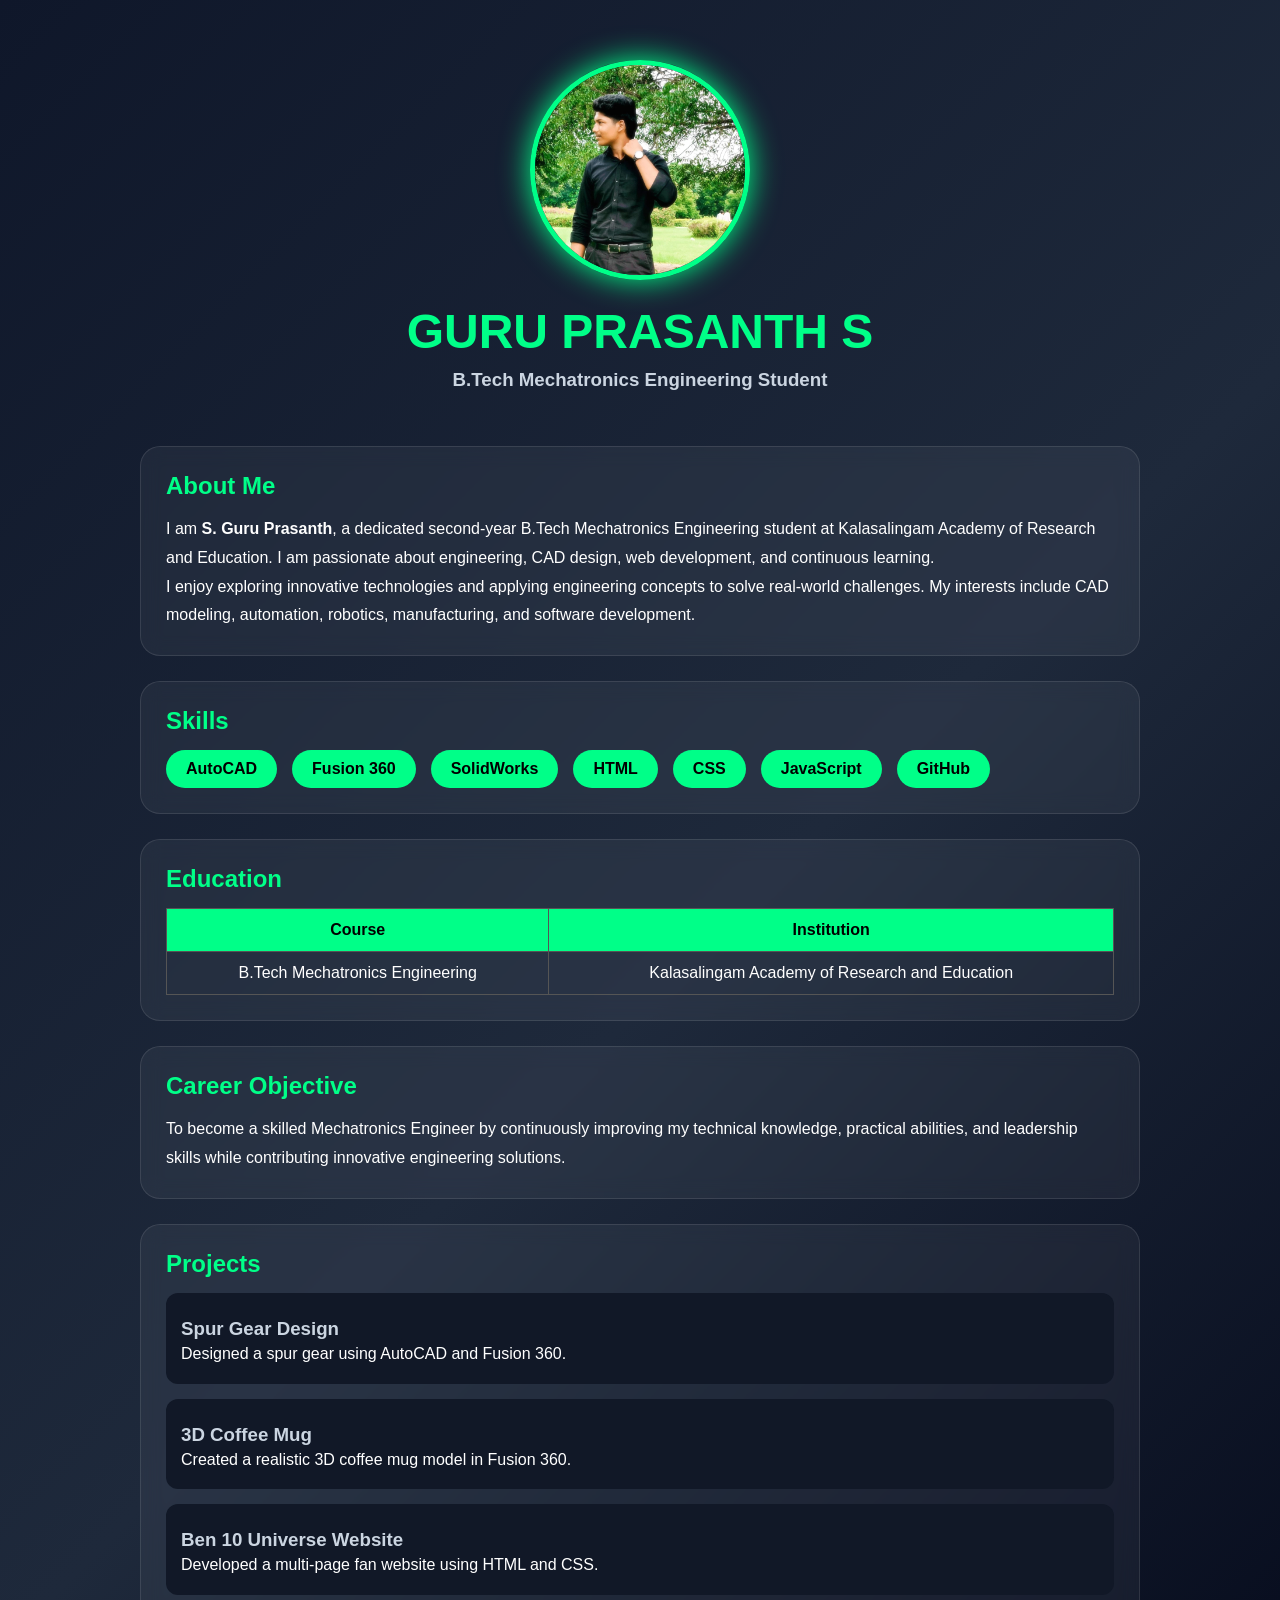
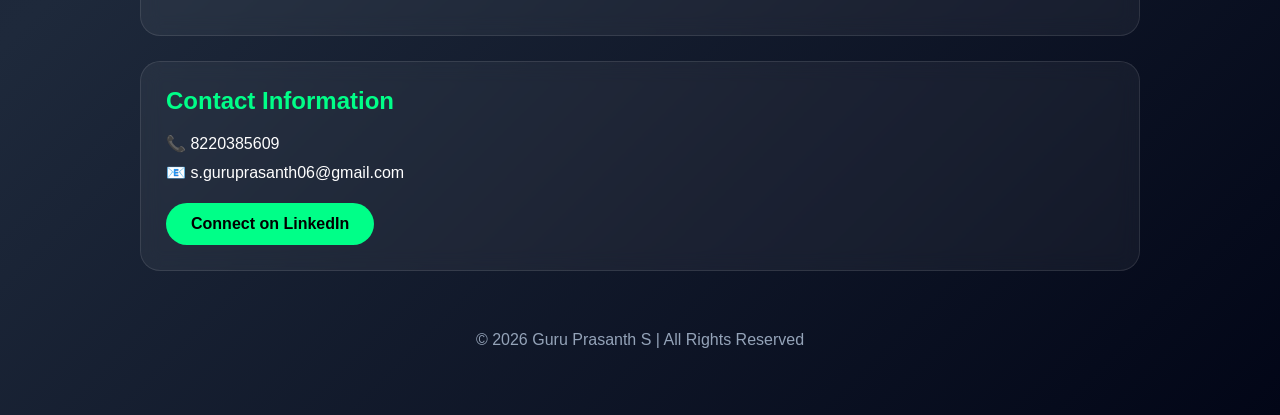
<file: index.html>
<!DOCTYPE html>
<html lang="en">
<head>
    <meta charset="UTF-8">
    <meta name="viewport" content="width=device-width, initial-scale=1.0">
    <title>Guru Prasanth | Portfolio</title>
    <link rel="stylesheet" href="style.css">
</head>

<body>

    <div class="container">

        <header>
            <img src="myimage.jpeg" alt="Guru Prasanth" class="profile-pic">

            <h1>GURU PRASANTH S</h1>
            <h3>B.Tech Mechatronics Engineering Student</h3>
        </header>

        <section class="card">
            <h2>About Me</h2>

            <p>
                I am <b>S. Guru Prasanth</b>, a dedicated second-year
                B.Tech Mechatronics Engineering student at
                Kalasalingam Academy of Research and Education.
                I am passionate about engineering, CAD design,
                web development, and continuous learning.
            </p>

            <p>
                I enjoy exploring innovative technologies and applying
                engineering concepts to solve real-world challenges.
                My interests include CAD modeling, automation,
                robotics, manufacturing, and software development.
            </p>
        </section>

        <section class="card">
            <h2>Skills</h2>

            <div class="skills">
                <span>AutoCAD</span>
                <span>Fusion 360</span>
                <span>SolidWorks</span>
                <span>HTML</span>
                <span>CSS</span>
                <span>JavaScript</span>
                <span>GitHub</span>
            </div>
        </section>

        <section class="card">
            <h2>Education</h2>

            <table>
                <tr>
                    <th>Course</th>
                    <th>Institution</th>
                </tr>

                <tr>
                    <td>B.Tech Mechatronics Engineering</td>
                    <td>Kalasalingam Academy of Research and Education</td>
                </tr>
            </table>
        </section>

        <section class="card">
            <h2>Career Objective</h2>

            <p>
                To become a skilled Mechatronics Engineer by continuously
                improving my technical knowledge, practical abilities,
                and leadership skills while contributing innovative
                engineering solutions.
            </p>
        </section>

        <section class="card">
            <h2>Projects</h2>

            <div class="project">
                <h3>Spur Gear Design</h3>
                <p>Designed a spur gear using AutoCAD and Fusion 360.</p>
            </div>

            <div class="project">
                <h3>3D Coffee Mug</h3>
                <p>Created a realistic 3D coffee mug model in Fusion 360.</p>
            </div>

            <div class="project">
                <h3>Ben 10 Universe Website</h3>
                <p>Developed a multi-page fan website using HTML and CSS.</p>
            </div>
        </section>

        <section class="card">
            <h2>Contact Information</h2>

            <p>📞 8220385609</p>
            <p>📧 s.guruprasanth06@gmail.com</p>

            <a href="https://www.linkedin.com/in/s-guru-prasanth-6a1b2523b/"
                target="_blank" class="btn">
                Connect on LinkedIn
            </a>
        </section>

        <footer>
            <p>© 2026 Guru Prasanth S | All Rights Reserved</p>
        </footer>

    </div>

</body>
</html>
</file>
<file: style.css>
*{
    margin:0;
    padding:0;
    box-sizing:border-box;
    font-family:'Segoe UI',sans-serif;
}

body{
    background:linear-gradient(
    135deg,
    #0f172a,
    #1e293b,
    #020617);
    color:white;
    min-height:100vh;
}

.container{
    width:90%;
    max-width:1000px;
    margin:auto;
    padding:30px 0;
}

header{
    text-align:center;
    padding:30px;
}

.profile-pic{
    width:220px;
    height:220px;
    border-radius:50%;
    object-fit:cover;
    border:5px solid #00ff88;
    box-shadow:0 0 30px #00ff88;
    transition:0.4s;
}

.profile-pic:hover{
    transform:scale(1.05);
}

h1{
    margin-top:20px;
    font-size:3rem;
    color:#00ff88;
}

h3{
    margin-top:10px;
    color:#cbd5e1;
}

.card{
    background:rgba(255,255,255,0.05);
    backdrop-filter:blur(10px);
    border:1px solid rgba(255,255,255,0.1);
    border-radius:20px;
    padding:25px;
    margin:25px 0;
    transition:0.4s;
}

.card:hover{
    transform:translateY(-5px);
    box-shadow:0 0 20px rgba(0,255,136,0.3);
}

h2{
    color:#00ff88;
    margin-bottom:15px;
}

p{
    line-height:1.8;
}

.skills{
    display:flex;
    flex-wrap:wrap;
    gap:15px;
}

.skills span{
    background:#00ff88;
    color:black;
    padding:10px 20px;
    border-radius:30px;
    font-weight:bold;
    transition:0.3s;
}

.skills span:hover{
    transform:scale(1.1);
}

table{
    width:100%;
    border-collapse:collapse;
}

table th{
    background:#00ff88;
    color:black;
}

table th,
table td{
    border:1px solid #555;
    padding:12px;
    text-align:center;
}

.project{
    background:#111827;
    padding:15px;
    margin:15px 0;
    border-radius:12px;
}

.btn{
    display:inline-block;
    margin-top:15px;
    padding:12px 25px;
    background:#00ff88;
    color:black;
    text-decoration:none;
    border-radius:30px;
    font-weight:bold;
    transition:0.3s;
}

.btn:hover{
    transform:scale(1.05);
    box-shadow:0 0 15px #00ff88;
}

footer{
    text-align:center;
    padding:30px;
    color:#94a3b8;
}

/* Mobile Responsive */

@media(max-width:768px){

    h1{
        font-size:2rem;
    }

    .profile-pic{
        width:180px;
        height:180px;
    }

    .skills{
        justify-content:center;
    }
 }
</file>
